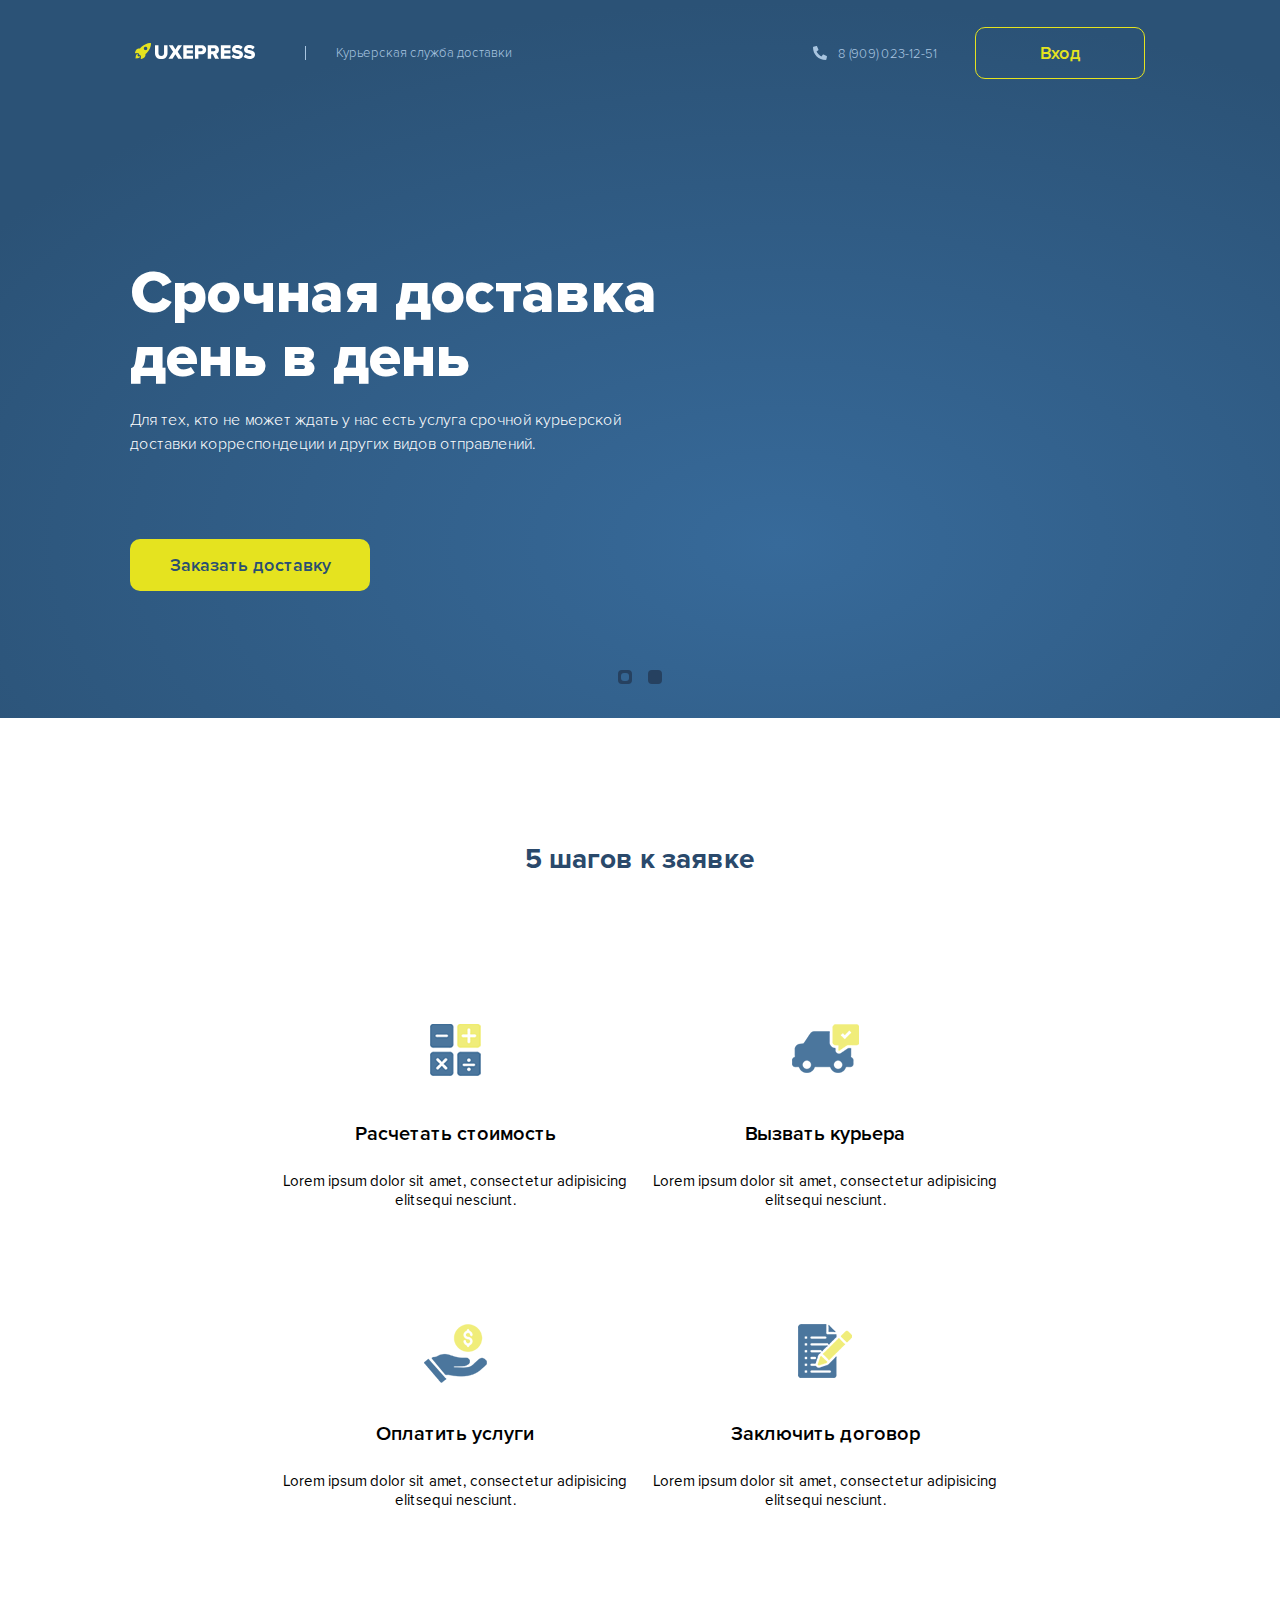
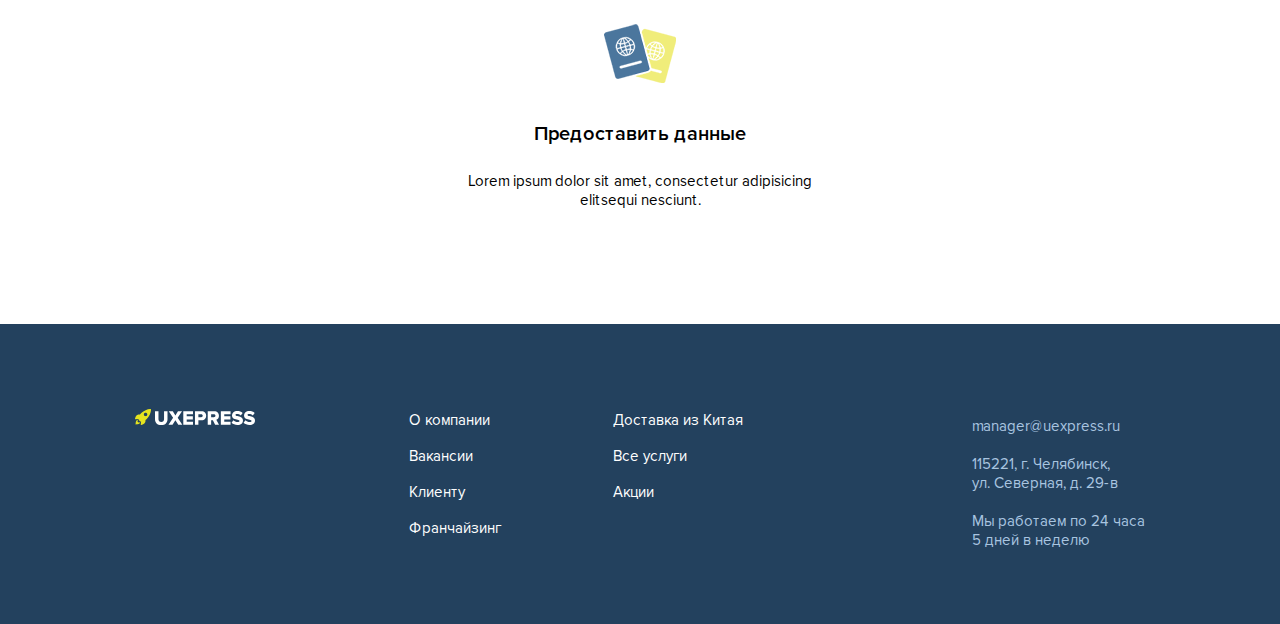
<file: index.html>
<!DOCTYPE html>
<html lang="en">
<head>
    <meta charset="UTF-8">
    <meta name="viewport" content="width=device-width, initial-scale=1.0">
    <link rel="stylesheet" href="css/style.css">
    <title>UXEPRESS</title>
</head>
<body>
    <header class="header">
    <div class="header-main container">
        <div class="header__logo">
            <div class="logo">
                <a class="logo-link" href="index.html">
                    <img src="img/icon.svg" alt="logo-icon" class="logo-icon">
                    <img src="img/uxpress.svg" alt="logo-name" class="logo-name">
                </a>
                
            </div>
            <div class="separation-line"></div>
            <span class="tagline">Курьерская служба доставки</span>
        </div>
        <div class="header__login">
            <button class="login-btn">Вход</button>
        </div>
    </div>
    <div class="header-slider">
        <div class="slider">
            <div class="slider__wrapper">
                <div class="slider__items">
                    <div class="slide">
                        <div class="slide__wrap">
                            <div class="slide__content">
                                <h2 class="slide-title">Срочная доставка день в день</h2>
                                <p class="slide-subtitle">Для тех, кто не может ждать у нас есть услуга срочной курьерской доставки корреспондеции и других видов отправлений.</p>
                                <button class="slide-btn typical-btn">Заказать доставку</button>
                            </div>
                            <div class="slide__image" id="slide1">
                                <img src="../img/slide1.png" alt="slide1" >
                            </div>
                        </div>
                    </div>
                    <div class="slide">
                        <div class="slide__wrap">
                            <div class="slide__content">
                                <h2 class="slide-title">Подписание договора за 1 час</h2>
                                <p class="slide-subtitle">В течение часа наш курьер заберет вашу посылку и подпишет с Вами договор о предоставлении услуг.</p>
                                <button class="slide-btn typical-btn">Заказать доставку</button>
                            </div>
                            <div class="slide__image" id="slide2">
                                <img src="../img/slide2.png" alt="slide2" >
                            </div>
                        </div>
                    </div>
                </div>
            </div>
        </div>
    </div>
    
</header>
    <section class="main__block container">
    <h3 class="main__block-title">5 шагов к заявке</h3>
    <div class="steps">
        <div class="steps__wrap">
            <div class="step">
                <div class="step-img"><img src="../img/ico1.png" alt="ico1"></div>
                <h4 class="step-title">Расчетать стоимость</h4>
                <p class="step-subtitle">Lorem ipsum dolor sit amet, consectetur adipisicing elitsequi nesciunt.</p>
            </div>
        
            <div class="step">
                <div class="step-img"><img src="../img/ico2.png" alt="ico2"></div>
                <h4 class="step-title">Вызвать курьера</h4>
                <p class="step-subtitle">Lorem ipsum dolor sit amet, consectetur adipisicing elitsequi nesciunt.</p>
            </div>
        
            <div class="step">
                <div class="step-img"><img src="../img/ico3.png" alt="ico3"></div>
                <h4 class="step-title">Оплатить услуги</h4>
                <p class="step-subtitle">Lorem ipsum dolor sit amet, consectetur adipisicing elitsequi nesciunt.</p>
            </div>
        
            <div class="step">
                <div class="step-img"><img src="../img/ico4.png" alt="ico4"></div>
                <h4 class="step-title">Заключить договор</h4>
                <p class="step-subtitle">Lorem ipsum dolor sit amet, consectetur adipisicing elitsequi nesciunt.</p>
            </div>
        
            <div class="step">
                <div class="step-img"><img src="../img/ico5.png" alt="ico5"></div>
                <h4 class="step-title">Предоставить данные</h4>
                <p class="step-subtitle">Lorem ipsum dolor sit amet, consectetur adipisicing elitsequi nesciunt.</p>
            </div>
        </div> 
    </div>
</section>
    <footer class="footer">
    <div class="container">
        <div class="footer__wrap">
            <div class="logo footer-logo">
                <a href="../index.html" class="logo-link">
                    <img src="../img/icon.svg" alt="logo-icon" class="logo-icon">
                    <img src="../img/uxpress.svg" alt="logo-name" class="logo-name">
                </a>
            </div>
            <div class="link__list">
                <a href="#" class="link">О компании</a>
                <a href="#" class="link">Доставка из Китая</a>
                <a href="#" class="link">Вакансии</a>
                <a href="#" class="link">Все услуги</a>
                <a href="#" class="link">Клиенту</a>
                <a href="#" class="link">Акции</a>
                <a href="#" class="link">Франчайзинг</a>
            </div>
            <p class="contacts">
                manager@uexpress.ru <br/><br/>
                115221, г. Челябинск,<br/>
                ул. Северная, д. 29-в<br/><br/>
                Мы работаем по 24 часа<br/>
                5 дней в неделю
            </p>
        </div>
        
    </div>
</footer>
    <div class="modal__window">
    <div class="modal__window_wrap">
        <button class="close-btn"></button>
        <form action="" class="modal__window_form">
            <h2 class="modal__window-title">Авторизация</h2>
            <p class="modal__window-subtitle">Введите логин и пароль, чтобы войти в личный кабинет</p>
            <div class="modal__window_form-input">
                <input type="email" class="modal_window-input" placeholder="Логин" required>
                <input type="password" class="modal_window-input" placeholder="Пароль" required>
                <button type="submit" class="modal-btn">Войти</button>
            </div>
        </form>
    </div>
</div>
    <script src="js/script.js"></script>
</body>
</html>
</file>
<file: css/style.css>
@import 'fonts.css';
@import 'header.css';
@import 'main-block.css';
@import 'footer.css';
@import 'modal-window.css';

body{
    margin: 0;
}

*{
    box-sizing: border-box;
}

.container{
    max-width: 1400px;
    padding-right: 135px;
    padding-left: 135px;
    margin: 0 auto;
}

.typical-btn{
    margin: 0;
    width: 240px;
    height: 52px;
    background-color: #E5E31F;
    border: none;
    border-radius: 10px;
    color: #2A4F71;
    font-family: 'ProximaNovaSemibold';
    font-size: 18px;
    line-height: 22px;
    outline: none;
    cursor: pointer;
}

@media(max-width: 768px){
    .container{
        padding-left: 15px;
        padding-right: 15px;
    }
}
</file>
